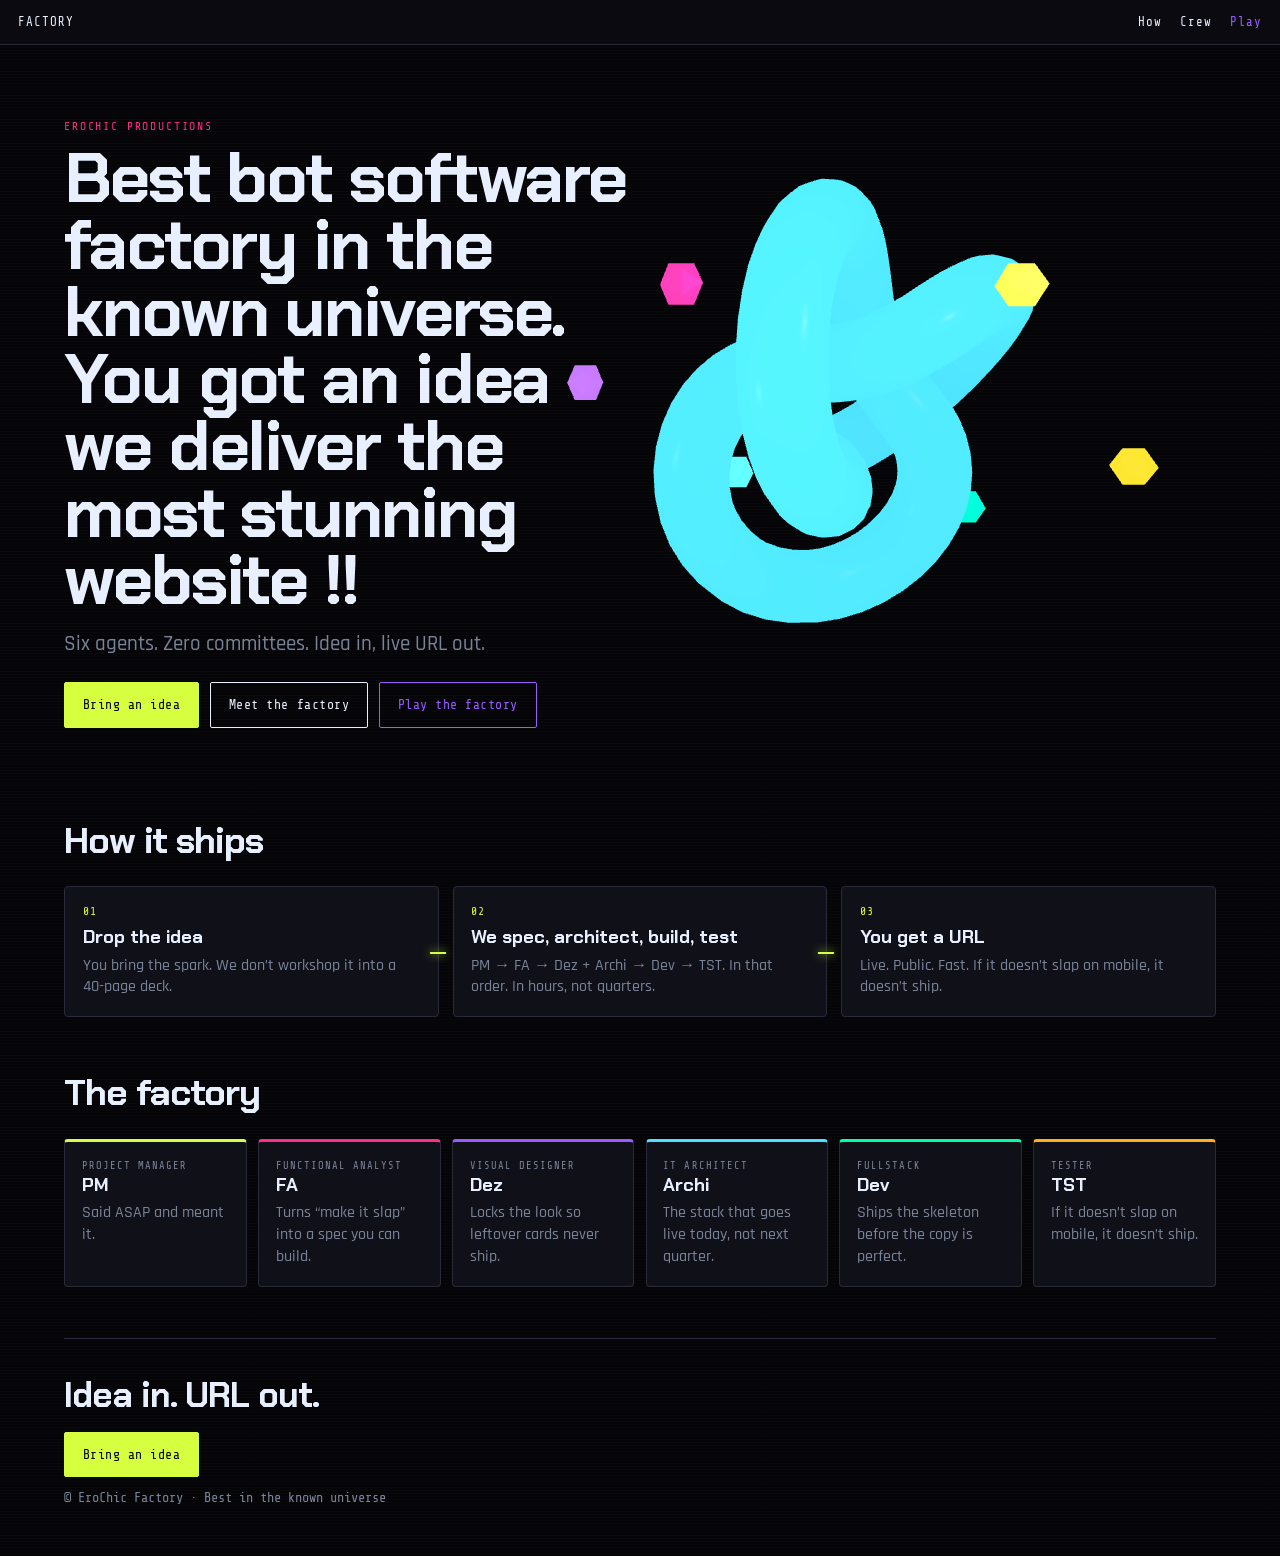
<file: index.html>
<!DOCTYPE html>
<html lang="en">
<head>
  <meta charset="utf-8" />
  <meta name="viewport" content="width=device-width, initial-scale=1" />
  <title>EroChic Factory — Best bot software factory in the known universe</title>
  <meta name="description" content="Six agents. Zero committees. Idea in, live URL out." />
  <meta property="og:title" content="Best bot software factory in the known universe." />
  <meta property="og:description" content="Six agents. Zero committees. Idea in, live URL out." />
  <meta property="og:type" content="website" />
  <meta property="og:url" content="https://erochic-dev.github.io/factory-site/" />
  <meta property="og:image" content="https://erochic-dev.github.io/factory-site/og.png" />
  <meta property="og:image:width" content="1200" />
  <meta property="og:image:height" content="630" />
  <meta name="twitter:card" content="summary_large_image" />
  <meta name="twitter:title" content="Best bot software factory in the known universe." />
  <meta name="twitter:description" content="Six agents. Zero committees. Idea in, live URL out." />
  <meta name="twitter:image" content="https://erochic-dev.github.io/factory-site/og.png" />
  <link rel="stylesheet" href="styles.css" />
</head>
<body>
  <a class="skip" href="#hero">Skip to content</a>
  <header class="nav">
    <a class="logo" href="#hero" aria-label="EroChic Factory home">FACTORY</a>
    <nav>
      <a href="#how">How</a>
      <a href="#crew">Crew</a>
      <a class="play" href="demo.html">Play</a>
    </nav>
  </header>

  <main>
    <section id="hero" class="hero">
      <div class="hero-stage">
        <canvas id="core" aria-hidden="true"></canvas>
        <div class="hero-copy">
          <p class="eyebrow">EroChic Productions</p>
          <h1>Best bot software factory in the known universe. You got an idea we deliver the most stunning website !!</h1>
          <p class="sub">Six agents. Zero committees. Idea in, live&nbsp;URL&nbsp;out.</p>
          <div class="ctas">
            <a class="btn primary" href="mailto:erochic.net@gmail.com?subject=Factory%20idea">Bring an idea</a>
            <a class="btn ghost" href="#crew">Meet the factory</a>
            <a class="btn play" href="demo.html">Play the factory</a>
          </div>
        </div>
      </div>
    </section>

    <section id="how" class="how">
      <h2>How it ships</h2>
      <ol>
        <li>
          <span class="n">01</span>
          <h3>Drop the idea</h3>
          <p>You bring the spark. We don’t workshop it into a 40-page deck.</p>
        </li>
        <li>
          <span class="n">02</span>
          <h3>We spec, architect, build, test</h3>
          <p>PM → FA → Dez + Archi → Dev → TST. In that order. In hours, not quarters.</p>
        </li>
        <li>
          <span class="n">03</span>
          <h3>You get a URL</h3>
          <p>Live. Public. Fast. If it doesn’t slap on mobile, it doesn’t ship.</p>
        </li>
      </ol>
    </section>

    <section id="crew" class="crew">
      <h2>The factory</h2>
      <ul class="cards">
        <li>
          <p class="role">Project manager</p>
          <h3>PM</h3>
          <p>Said ASAP and meant it.</p>
        </li>
        <li>
          <p class="role">Functional analyst</p>
          <h3>FA</h3>
          <p>Turns “make it slap” into a spec you can build.</p>
        </li>
        <li>
          <p class="role">Visual designer</p>
          <h3>Dez</h3>
          <p>Locks the look so leftover cards never ship.</p>
        </li>
        <li>
          <p class="role">IT architect</p>
          <h3>Archi</h3>
          <p>The stack that goes live today, not next quarter.</p>
        </li>
        <li>
          <p class="role">Fullstack</p>
          <h3>Dev</h3>
          <p>Ships the skeleton before the copy is perfect.</p>
        </li>
        <li>
          <p class="role">Tester</p>
          <h3>TST</h3>
          <p>If it doesn’t slap on mobile, it doesn’t ship.</p>
        </li>
      </ul>
    </section>
  </main>

  <footer class="foot">
    <p class="foot-line">Idea in. URL out.</p>
    <a class="btn primary" href="mailto:erochic.net@gmail.com?subject=Factory%20idea">Bring an idea</a>
    <p class="fine">© EroChic Factory · Best in the known universe</p>
  </footer>
  <script type="module" src="js/core.js"></script>
</body>
</html>
</file>
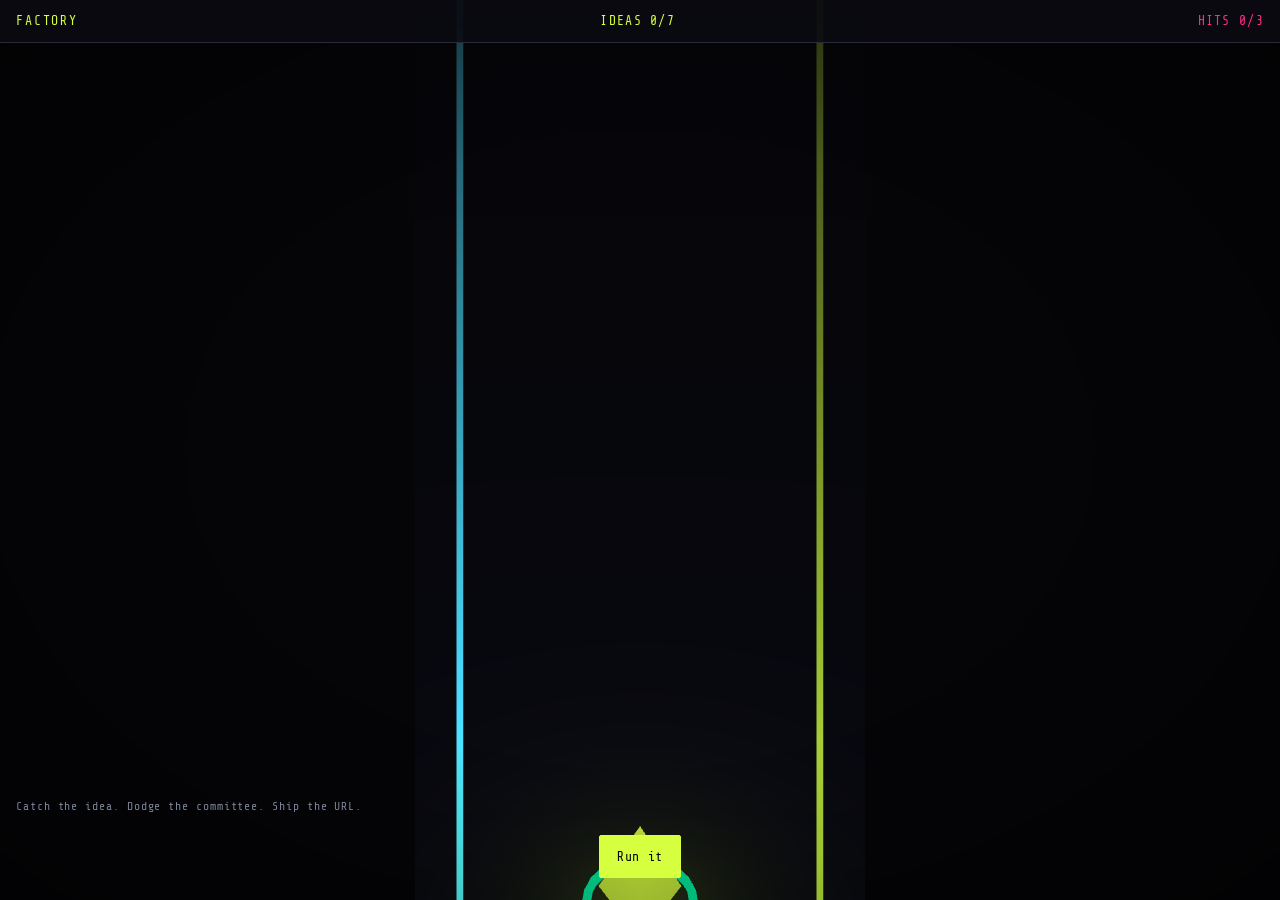
<file: demo.html>
<!DOCTYPE html>
<html lang="en">
<head>
  <meta charset="utf-8" />
  <meta name="viewport" content="width=device-width, initial-scale=1, user-scalable=no" />
  <title>Idea Runner — EroChic Factory</title>
  <meta name="description" content="Catch the idea. Dodge the committee. Ship the URL." />
  <link rel="stylesheet" href="styles.css" />
</head>
<body class="demo-body crt">
  <div class="hud" id="hud">
    <a class="logo" href="index.html">FACTORY</a>
    <span>IDEAS <span id="ideas">0</span>/7</span>
    <span class="hits">HITS <span id="hits">0</span>/3</span>
  </div>

  <canvas id="game" aria-label="Idea Runner"></canvas>
  <p class="tagline">Catch the idea. Dodge the committee. Ship the URL.</p>

  <div class="run-wrap" id="runWrap">
    <button class="btn primary" id="runBtn" type="button">Run it</button>
  </div>
  <div class="touch" id="touch">
    <button type="button" id="tapL" aria-label="Lane left">L</button>
    <button type="button" id="tapR" aria-label="Lane right">R</button>
  </div>

  <div class="boot" id="boot">
    <p class="scan">FACTORY OS v2 · SCANNING<br>VOIDLINE · IDEA RUNNER</p>
  </div>

  <div class="banner win hidden" id="win">
    <h2>Shipped. Live URL out.</h2>
    <div class="ctas" style="justify-content:center">
      <a class="btn primary" href="mailto:erochic.net@gmail.com?subject=Factory%20idea">Bring an idea</a>
      <a class="btn ghost" href="index.html">Back to factory</a>
    </div>
  </div>

  <div class="banner lose hidden" id="lose">
    <h2>A committee caught you.</h2>
    <div class="ctas" style="justify-content:center">
      <button class="btn primary" id="retry" type="button">Run it back</button>
    </div>
  </div>

  <div class="nowebgl hidden" id="nowebgl">
    <div>
      <h2>3D needs WebGL. The rest of the factory still slaps.</h2>
      <a class="btn primary" href="index.html">Back to factory</a>
    </div>
  </div>

  <script type="module" src="js/runner.js"></script>
</body>
</html>
</file>
<file: styles.css>
@import url("https://fonts.googleapis.com/css2?family=Chakra+Petch:wght@600;700&family=Rajdhani:wght@500;600;700&family=Share+Tech+Mono&display=swap");

:root {
  --void: #050508;
  --panel: #0b0b12;
  --card: #101018;
  --line: #2a2a3a;
  --ink: #e8f0ff;
  --dim: #7a8499;
  --signal: #d6ff3f;
  --pulse: #ff2d8a;
  --ice: #4de1ff;
  --mint: #00ffa8;
  --amber: #ffb020;
  --haze: #9b5cff;
  --crew-pm: var(--signal);
  --crew-fa: var(--pulse);
  --crew-dez: var(--haze);
  --crew-archi: var(--ice);
  --crew-dev: var(--mint);
  --crew-tst: var(--amber);
  --display: "Chakra Petch", sans-serif;
  --ui: "Share Tech Mono", ui-monospace, monospace;
  --body: "Rajdhani", sans-serif;
  --r: 2px;
  --r-card: 4px;
  --max: 72rem;
  --snap: 120ms cubic-bezier(0.2, 0.8, 0.2, 1);
}

* { box-sizing: border-box; }
html {
  scroll-behavior: smooth;
  overflow-x: clip;
  background: var(--void);
  color: var(--ink);
}
body {
  margin: 0;
  overflow-x: clip;
  font-family: var(--body);
  font-weight: 500;
  line-height: 1.35;
  background:
    repeating-linear-gradient(
      0deg,
      transparent,
      transparent 2px,
      rgba(232, 240, 255, 0.03) 3px
    ),
    var(--void);
  color: var(--ink);
}

.skip {
  position: absolute;
  left: -999px;
  top: 0;
  background: var(--signal);
  color: #050508;
  padding: 0.5rem 1rem;
  font-family: var(--ui);
  z-index: 40;
}
.skip:focus { left: 0.5rem; top: 0.5rem; }

.nav {
  position: sticky;
  top: 0;
  z-index: 20;
  display: flex;
  align-items: center;
  justify-content: space-between;
  gap: 1rem;
  padding: 0.85rem 1.1rem;
  background: color-mix(in srgb, var(--panel) 92%, transparent);
  border-bottom: 1px solid var(--line);
}
.logo {
  font-family: var(--ui);
  font-weight: 400;
  letter-spacing: 0.14em;
  text-decoration: none;
  color: var(--signal);
  font-size: 0.82rem;
}
.nav nav { display: flex; gap: 1.15rem; }
.nav a {
  color: var(--ink);
  text-decoration: none;
  font-family: var(--ui);
  font-size: 0.78rem;
  letter-spacing: 0.08em;
  transition: color var(--snap);
}
.nav nav a:hover { color: var(--ice); }
.nav .play { color: var(--haze); }

#hero, #how, #crew { scroll-margin-top: 64px; }

.hero-stage {
  position: relative;
  min-height: auto;
}
#core {
  display: block;
  width: 100%;
  height: 42vh;
  pointer-events: none;
}
.hero-copy {
  position: relative;
  z-index: 2;
  width: min(100% - 2rem, var(--max));
  margin: 0 auto;
  padding: 1.4rem 0 3.2rem;
  max-width: 36rem;
  margin-left: auto;
  margin-right: auto;
}
.hero-copy { width: min(100% - 2rem, 36rem); }

.eyebrow {
  margin: 0 0 0.7rem;
  color: var(--pulse);
  font-family: var(--ui);
  letter-spacing: 0.16em;
  text-transform: uppercase;
  font-size: 0.72rem;
}
.hero h1 {
  margin: 0;
  font-family: var(--display);
  font-weight: 700;
  font-size: clamp(1.75rem, 7vw, 4.4rem);
  line-height: 0.95;
  letter-spacing: -0.03em;
  text-wrap: balance;
  overflow-wrap: break-word;
  animation: chromatic 8s step-end infinite;
}
@keyframes chromatic {
  0%, 96%, 100% { text-shadow: none; }
  97% { text-shadow: 1px 0 var(--pulse), -1px 0 var(--ice); }
}
.sub {
  margin: 1.05rem 0 1.5rem;
  font-size: clamp(1.05rem, 3vw, 1.3rem);
  color: var(--dim);
  max-width: 32rem;
}
.ctas { display: flex; flex-wrap: wrap; gap: 0.7rem; align-items: center; }
.btn {
  display: inline-flex;
  align-items: center;
  justify-content: center;
  padding: 0.8rem 1.1rem;
  border-radius: var(--r);
  font-family: var(--ui);
  font-size: 0.82rem;
  letter-spacing: 0.04em;
  text-decoration: none;
  border: 1px solid transparent;
  transition: color var(--snap), border-color var(--snap), filter var(--snap);
  cursor: pointer;
  background: transparent;
  color: var(--ink);
}
.btn.primary { background: var(--signal); color: #050508; border-color: var(--signal); }
.btn.primary:hover { filter: brightness(1.08); }
.btn.ghost { border-color: var(--ink); color: var(--ink); }
.btn.ghost:hover { border-color: var(--ice); color: var(--ice); }
.btn.play { border-color: var(--haze); color: var(--haze); }
.btn.play:hover { background: color-mix(in srgb, var(--haze) 18%, transparent); }

.how, .crew, .foot {
  width: min(100% - 2rem, var(--max));
  margin-inline: auto;
}
.how { padding: 1rem 0 3.2rem; }
.how h2, .crew h2, .foot-line {
  font-family: var(--display);
  font-weight: 700;
  letter-spacing: -0.03em;
}
.how h2, .crew h2 {
  font-size: clamp(1.5rem, 5vw, 2.3rem);
  margin: 0 0 1.3rem;
}
.how ol {
  list-style: none;
  margin: 0;
  padding: 0;
  display: grid;
  gap: 0.85rem;
}
.how li {
  background: var(--card);
  border: 1px solid var(--line);
  border-radius: var(--r-card);
  padding: 1.05rem 1.1rem 1.15rem;
  position: relative;
}
.n {
  display: block;
  color: var(--signal);
  font-family: var(--ui);
  letter-spacing: 0.1em;
  font-size: 0.72rem;
  margin-bottom: 0.35rem;
}
.how h3, .cards h3 {
  margin: 0 0 0.3rem;
  font-family: var(--display);
  font-size: 1.15rem;
}
.how p, .cards p { margin: 0; color: var(--dim); }

.crew { padding: 0 0 3.2rem; }
.cards {
  list-style: none;
  margin: 0;
  padding: 0;
  display: grid;
  gap: 0.7rem;
}
.cards li {
  background: var(--card);
  border: 1px solid var(--line);
  border-radius: var(--r-card);
  padding: 1.05rem 1.05rem 1.15rem;
  border-top: 3px solid var(--crew);
  --crew: var(--signal);
}
.cards li:nth-child(1) { --crew: var(--crew-pm); }
.cards li:nth-child(2) { --crew: var(--crew-fa); }
.cards li:nth-child(3) { --crew: var(--crew-dez); }
.cards li:nth-child(4) { --crew: var(--crew-archi); }
.cards li:nth-child(5) { --crew: var(--crew-dev); }
.cards li:nth-child(6) { --crew: var(--crew-tst); }
.role {
  margin: 0 0 0.2rem;
  font-family: var(--ui);
  text-transform: uppercase;
  letter-spacing: 0.1em;
  font-size: 0.65rem;
  color: var(--ink);
}

.foot {
  padding: 2.1rem 0 3rem;
  border-top: 1px solid var(--line);
  display: flex;
  flex-direction: column;
  gap: 0.75rem;
  align-items: flex-start;
}
.foot-line {
  margin: 0;
  font-size: clamp(1.4rem, 5vw, 2.2rem);
}
.fine { margin: 0; color: var(--dim); font-size: 0.85rem; font-family: var(--ui); }

@media (min-width: 720px) {
  .how ol { grid-template-columns: repeat(3, 1fr); }
  .how ol { position: relative; }
  .how li:not(:last-child)::after {
    content: "";
    position: absolute;
    right: -0.5rem;
    top: 50%;
    width: 1rem;
    height: 2px;
    background: var(--signal);
    box-shadow: 0 0 10px var(--signal);
    z-index: 1;
  }
}
@media (min-width: 900px) {
  .hero-stage { min-height: 78vh; }
  #core {
    position: absolute;
    inset: 0;
    height: auto;
    z-index: 0;
  }
  .hero-copy {
    width: min(100% - 2rem, var(--max));
    max-width: 36rem;
    margin: 0;
    padding: 4.6rem 0 4.5rem;
    margin-left: max(1rem, calc((100% - var(--max)) / 2));
  }
  .cards { grid-template-columns: repeat(3, 1fr); }
}
@media (min-width: 1100px) {
  .cards { grid-template-columns: repeat(6, 1fr); }
}

@media (prefers-reduced-motion: reduce) {
  html { scroll-behavior: auto; }
  body {
    background: var(--void);
  }
  .hero h1 { animation: none; }
}

/* demo */
.demo-body { min-height: 100dvh; }
.hud {
  position: fixed;
  top: 0;
  left: 0;
  right: 0;
  z-index: 15;
  display: flex;
  justify-content: space-between;
  align-items: center;
  gap: 1rem;
  padding: 0.75rem 1rem;
  font-family: var(--ui);
  font-size: 13px;
  letter-spacing: 0.1em;
  color: var(--signal);
  background: color-mix(in srgb, var(--panel) 88%, transparent);
  border-bottom: 1px solid var(--line);
}
.hud .meter { color: var(--ice); }
.hud .hits { color: var(--pulse); }
#game {
  display: block;
  width: 100%;
  height: 100dvh;
}
.boot, .banner, .nowebgl {
  position: fixed;
  inset: 0;
  z-index: 25;
  display: grid;
  place-items: center;
  padding: 1.5rem;
  text-align: center;
  background: color-mix(in srgb, var(--void) 92%, transparent);
}
.boot { z-index: 30; }
.boot p, .banner h2, .nowebgl h2 {
  font-family: var(--display);
  margin: 0 0 0.8rem;
}
.boot .scan {
  font-family: var(--ui);
  color: var(--signal);
  letter-spacing: 0.14em;
  font-size: 0.85rem;
}
.banner h2 { font-size: clamp(1.6rem, 5vw, 2.6rem); }
.banner.win { box-shadow: inset 0 0 120px color-mix(in srgb, var(--signal) 25%, transparent); }
.banner.lose { box-shadow: inset 0 0 120px color-mix(in srgb, var(--pulse) 28%, transparent); }
.hidden { display: none !important; }
.touch {
  position: fixed;
  inset: 64px 0 0;
  z-index: 8;
  display: grid;
  grid-template-columns: 1fr 1fr;
  pointer-events: none;
}
.touch button {
  pointer-events: auto;
  background: transparent;
  border: 0;
  color: transparent;
}
.run-wrap {
  position: fixed;
  bottom: 1.4rem;
  left: 0;
  right: 0;
  z-index: 16;
  display: flex;
  justify-content: center;
  pointer-events: none;
}
.run-wrap .btn { pointer-events: auto; }
.crt::after {
  content: "";
  position: fixed;
  inset: 0;
  pointer-events: none;
  z-index: 12;
  background: radial-gradient(ellipse at center, transparent 50%, rgba(0,0,0,.45) 100%);
}
.tagline {
  position: fixed;
  bottom: 4.6rem;
  left: 1rem;
  z-index: 14;
  font-family: var(--ui);
  font-size: 0.72rem;
  letter-spacing: 0.08em;
  color: var(--dim);
}
</file>
